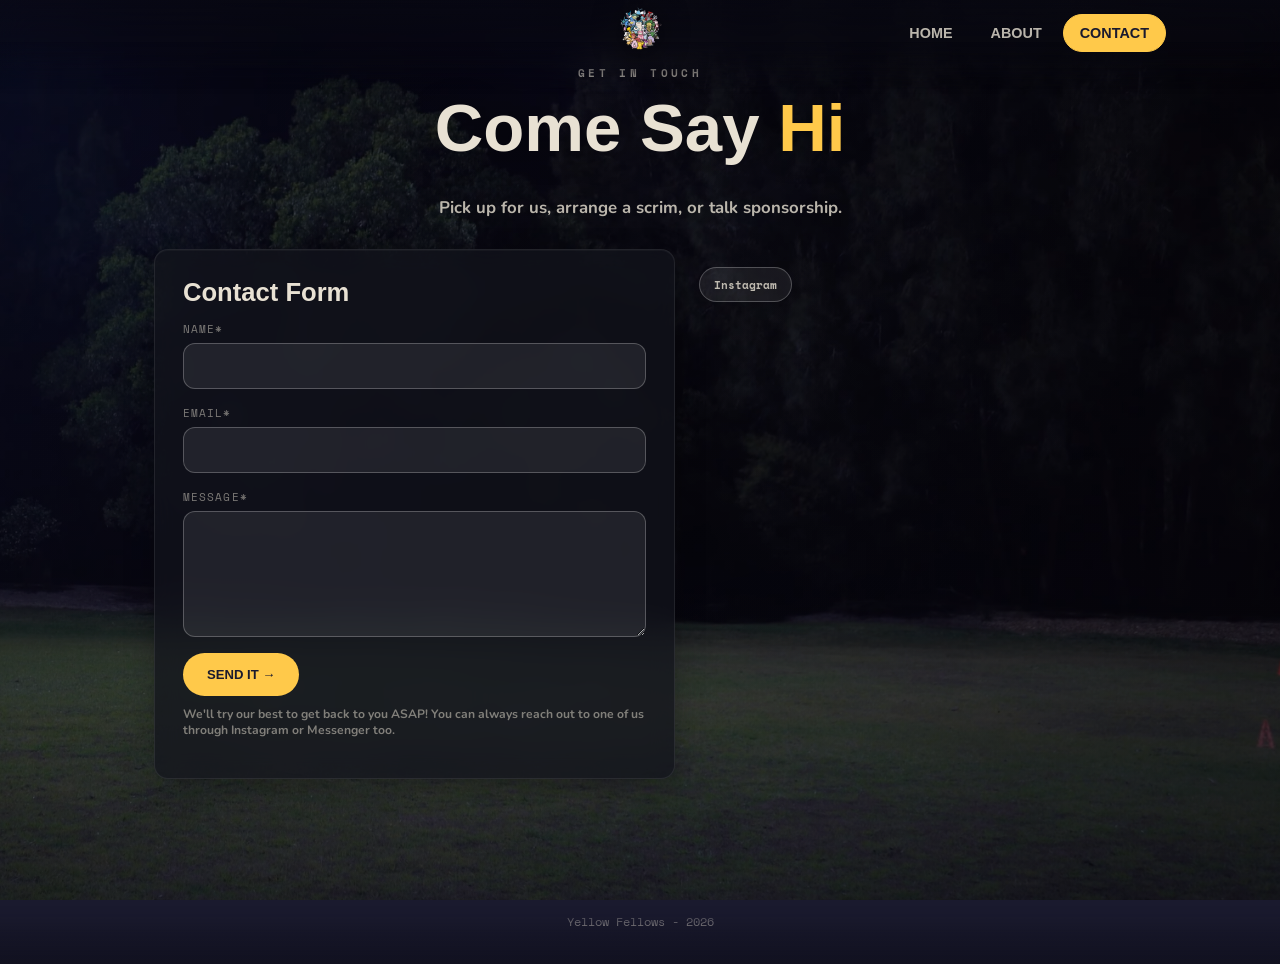
<file: contact.html>
<!DOCTYPE html>
<html lang="en">
<head>
<meta charset="UTF-8">
<meta name="viewport" content="width=device-width, initial-scale=1.0">
<title>Yellow Fellows - Contact</title>
<link rel="icon" type="image/png" href="images/logo.png">
<link rel="preconnect" href="https://fonts.googleapis.com">
<link href="https://fonts.googleapis.com/css2?family=Nunito:wght@400;700;800;900&family=Space+Mono:wght@400;700&display=swap" rel="stylesheet">
<link rel="stylesheet" href="styles.css">
</head>
<body>

<div class="site-bg" aria-hidden="true"></div>
<div class="disc-bg" aria-hidden="true"></div>

<header class="site-header">
  <div class="header-inner">
    <a href="index.html" class="brand" id="brandLogo" aria-label="Yellow Fellows — home. On mobile, tap to toggle the menu." aria-expanded="false">
      <img src="images/logo.png" alt="Yellow Fellows" class="logo-img"
        onerror="this.replaceWith(Object.assign(document.createElement('span'),{className:'logo-fallback',textContent:'🥏 YELLOW FELLOWS'}));">
    </a>
    <nav class="site-nav" id="siteNav">
      <a href="index.html">HOME</a>
      <a href="about.html">ABOUT</a>
      <a href="contact.html" class="active">CONTACT</a>
    </nav>
  </div>
</header>

<div class="wrap">
  <header class="page-hero">
    <div class="eyebrow">Get In Touch</div>
    <h1>Come Say <span class="hl">Hi</span></h1>
    <p class="sub">Pick up for us, arrange a scrim, or talk sponsorship.</p>
  </header>

  <section class="block">
    <div class="contact-grid">

      <div class="panel">
        <h2>Contact Form</h2>
        <form action="mailto:connect.mlau+yellowfellows@gmail.com" method="POST" enctype="text/plain">
          <div class="form-field">
            <label for="name">Name*</label>
            <input type="text" id="name" name="name" required>
          </div>
          <div class="form-field">
            <label for="email">Email*</label>
            <input type="email" id="email" name="email" required>
          </div>
          <div class="form-field">
            <label for="message">Message*</label>
            <textarea id="message" name="message" rows="5" required></textarea>
          </div>
          <button type="submit" class="submit-btn">SEND IT →</button>
          <p class="form-note">We'll try our best to get back to you ASAP! You can always reach out to one of us through Instagram or Messenger too.</p>
          <div id="formConfirm" class="form-confirm" hidden>
            ✅ We'll be in touch.
          </div>
        </form>
      </div>

      <!--<div class="panel">
        <h2>Find us on the field!</h2>
        <ul class="info-list">
          <li>
            <span class="icon">📅</span>
            <div>
              <p class="label">Mondays 6.30pm - 10.00pm</p>
              <p class="value empty">NSU - Ryde / Meadowbank</p>
            </div>
          </li>
          <li>
            <span class="icon">📍</span>
            <div>
              <p class="label">Wednesdays 7.00pm - 9.00pm</p>
              <p class="value empty">Hills - Eric Mobbs Reserve</p>
            </div>
          </li>
        </ul>-->

        <div class="social-row">
          <a href="https://www.instagram.com/pennopineappleyellowpen" class="social-chip" target="_blank" rel="noopener">Instagram</a>
        </div>
      </div>

    </div>
  </section>
</div>

<footer class="site-footer">Yellow Fellows - 2026</footer>

<script src="script.js" defer></script>
</body>
</html>
</file>
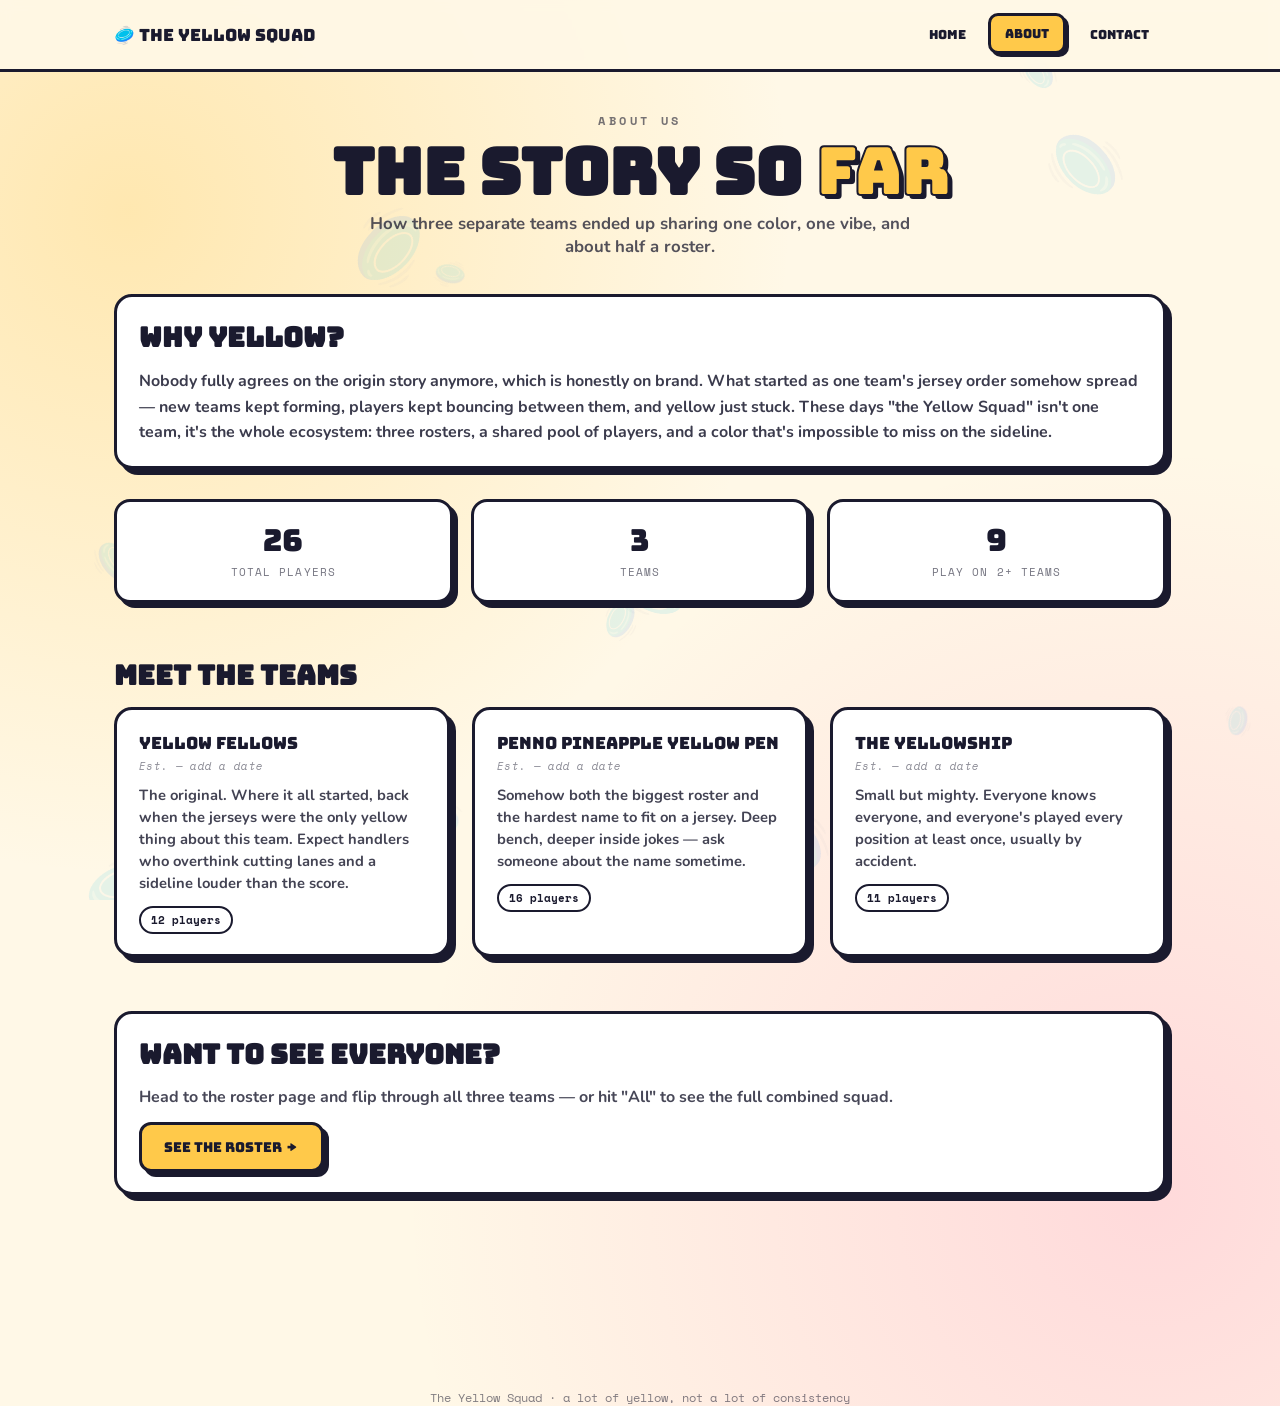
<file: legacy/about.html>
<!DOCTYPE html>
<html lang="en">
<head>
<meta charset="UTF-8">
<meta name="viewport" content="width=device-width, initial-scale=1.0">
<title>About — The Yellow Squad</title>
<link rel="preconnect" href="https://fonts.googleapis.com">
<link href="https://fonts.googleapis.com/css2?family=Bungee&family=Nunito:wght@400;700;800;900&family=Space+Mono:wght@400;700&display=swap" rel="stylesheet">
<link rel="stylesheet" href="styles.css">
</head>
<body>

<div class="disc-bg" aria-hidden="true"></div>

<header class="site-header">
  <div class="header-inner">
    <a href="index.html" class="brand">🥏 The Yellow Squad</a>
    <nav class="site-nav" id="siteNav">
      <a href="index.html">Home</a>
      <a href="about.html" class="active">About</a>
      <a href="contact.html">Contact</a>
    </nav>
    <button class="hamburger" id="hamburgerBtn" aria-label="Toggle menu" aria-expanded="false">
      <span></span><span></span><span></span>
    </button>
  </div>
</header>

<div class="wrap">
  <header class="page-hero">
    <div class="eyebrow">About Us</div>
    <h1>The Story So <span class="hl">Far</span></h1>
    <p class="sub">How three separate teams ended up sharing one color, one vibe, and about half a roster.</p>
  </header>

  <section class="block">
    <div class="panel">
      <h2>Why Yellow?</h2>
      <p style="font-weight:700; line-height:1.6; opacity:0.85; margin:0;">
        Nobody fully agrees on the origin story anymore, which is honestly on brand. What started as one team's
        jersey order somehow spread — new teams kept forming, players kept bouncing between them, and yellow
        just stuck. These days "the Yellow Squad" isn't one team, it's the whole ecosystem: three rosters,
        a shared pool of players, and a color that's impossible to miss on the sideline.
      </p>
    </div>

    <div class="stat-row">
      <div class="stat">
        <span class="num" id="statPlayers">–</span>
        <span class="label">Total Players</span>
      </div>
      <div class="stat">
        <span class="num" id="statTeams">–</span>
        <span class="label">Teams</span>
      </div>
      <div class="stat">
        <span class="num" id="statOverlap">–</span>
        <span class="label">Play On 2+ Teams</span>
      </div>
    </div>
  </section>

  <section class="block">
    <h2>Meet the Teams</h2>
    <div class="panel-grid">
      <div class="panel team-card">
        <p class="team-name">Yellow Fellows</p>
        <p class="team-card-est empty">Est. — add a date</p>
        <p class="desc">The original. Where it all started, back when the jerseys were the only yellow thing about this team. Expect handlers who overthink cutting lanes and a sideline louder than the score.</p>
        <span class="team-card-count">12 players</span>
      </div>
      <div class="panel team-card">
        <p class="team-name">Penno Pineapple Yellow Pen</p>
        <p class="team-card-est empty">Est. — add a date</p>
        <p class="desc">Somehow both the biggest roster and the hardest name to fit on a jersey. Deep bench, deeper inside jokes — ask someone about the name sometime.</p>
        <span class="team-card-count">16 players</span>
      </div>
      <div class="panel team-card">
        <p class="team-name">The Yellowship</p>
        <p class="team-card-est empty">Est. — add a date</p>
        <p class="desc">Small but mighty. Everyone knows everyone, and everyone's played every position at least once, usually by accident.</p>
        <span class="team-card-count">11 players</span>
      </div>
    </div>
  </section>

  <section class="block">
    <div class="panel">
      <h2>Want to see everyone?</h2>
      <p style="font-weight:700; opacity:0.8; margin:0 0 14px;">Head to the roster page and flip through all three teams — or hit "All" to see the full combined squad.</p>
      <a href="index.html" class="submit-btn" style="display:inline-block; text-decoration:none;">See the Roster →</a>
    </div>
  </section>
</div>

<footer class="site-footer">The Yellow Squad · a lot of yellow, not a lot of consistency</footer>

<script src="script.js" defer></script>
</body>
</html>
</file>
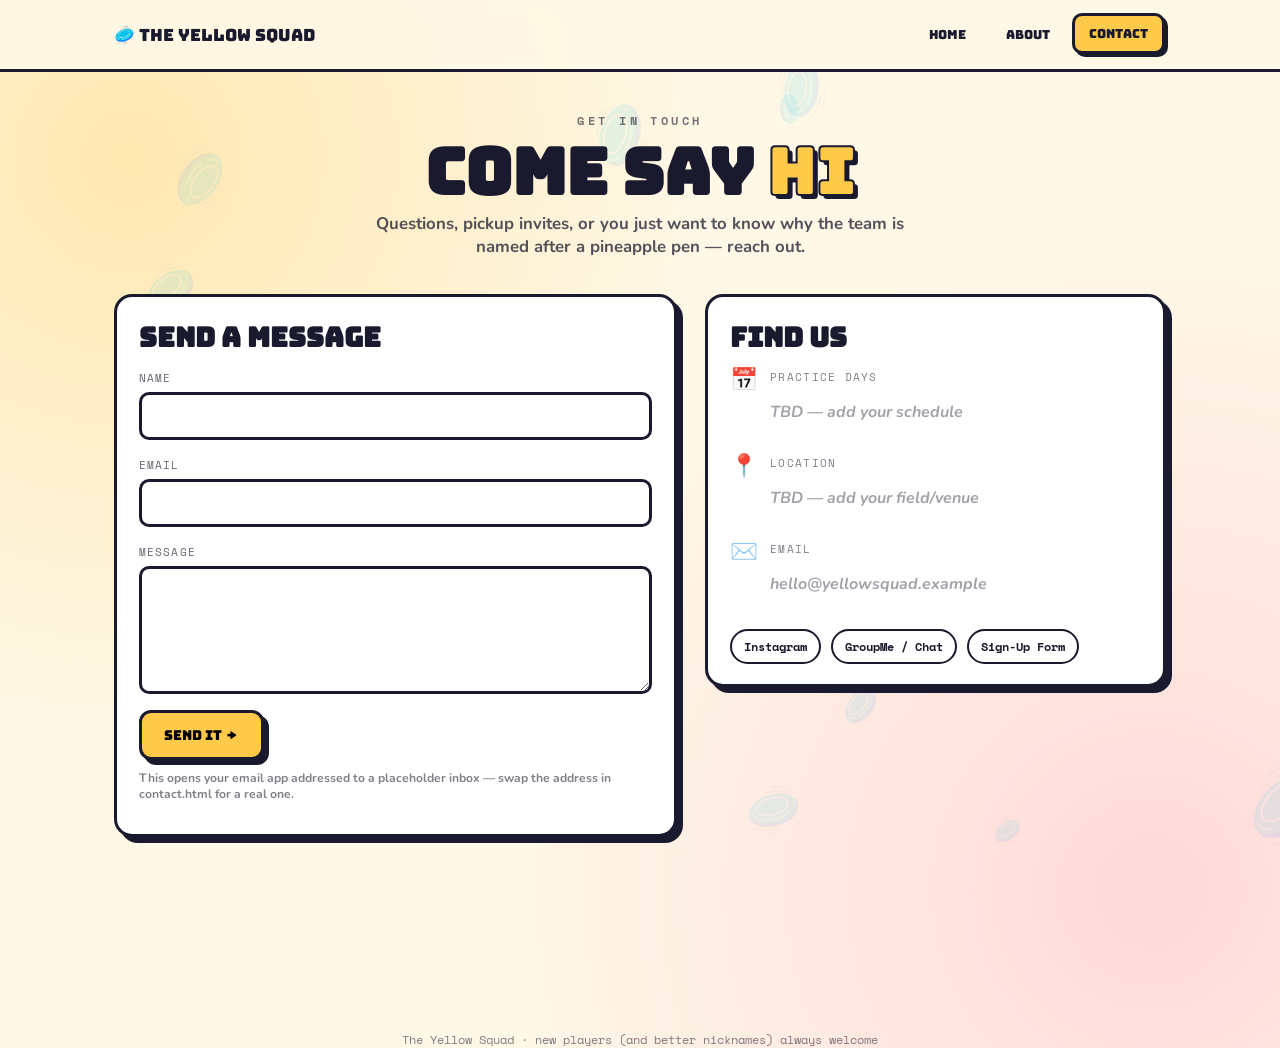
<file: legacy/contact.html>
<!DOCTYPE html>
<html lang="en">
<head>
<meta charset="UTF-8">
<meta name="viewport" content="width=device-width, initial-scale=1.0">
<title>Contact — The Yellow Squad</title>
<link rel="preconnect" href="https://fonts.googleapis.com">
<link href="https://fonts.googleapis.com/css2?family=Bungee&family=Nunito:wght@400;700;800;900&family=Space+Mono:wght@400;700&display=swap" rel="stylesheet">
<link rel="stylesheet" href="styles.css">
</head>
<body>

<div class="disc-bg" aria-hidden="true"></div>

<header class="site-header">
  <div class="header-inner">
    <a href="index.html" class="brand">🥏 The Yellow Squad</a>
    <nav class="site-nav" id="siteNav">
      <a href="index.html">Home</a>
      <a href="about.html">About</a>
      <a href="contact.html" class="active">Contact</a>
    </nav>
    <button class="hamburger" id="hamburgerBtn" aria-label="Toggle menu" aria-expanded="false">
      <span></span><span></span><span></span>
    </button>
  </div>
</header>

<div class="wrap">
  <header class="page-hero">
    <div class="eyebrow">Get In Touch</div>
    <h1>Come Say <span class="hl">Hi</span></h1>
    <p class="sub">Questions, pickup invites, or you just want to know why the team is named after a pineapple pen — reach out.</p>
  </header>

  <section class="block">
    <div class="contact-grid">

      <div class="panel">
        <h2>Send a Message</h2>
        <form action="mailto:hello@yellowsquad.example" method="POST" enctype="text/plain">
          <div class="form-field">
            <label for="name">Name</label>
            <input type="text" id="name" name="name" required>
          </div>
          <div class="form-field">
            <label for="email">Email</label>
            <input type="email" id="email" name="email" required>
          </div>
          <div class="form-field">
            <label for="message">Message</label>
            <textarea id="message" name="message" rows="5" required></textarea>
          </div>
          <button type="submit" class="submit-btn">Send it →</button>
          <p class="form-note">This opens your email app addressed to a placeholder inbox — swap the address in contact.html for a real one.</p>
        </form>
      </div>

      <div class="panel">
        <h2>Find Us</h2>
        <ul class="info-list">
          <li>
            <span class="icon">📅</span>
            <div>
              <p class="label">Practice Days</p>
              <p class="value empty">TBD — add your schedule</p>
            </div>
          </li>
          <li>
            <span class="icon">📍</span>
            <div>
              <p class="label">Location</p>
              <p class="value empty">TBD — add your field/venue</p>
            </div>
          </li>
          <li>
            <span class="icon">✉️</span>
            <div>
              <p class="label">Email</p>
              <p class="value empty">hello@yellowsquad.example</p>
            </div>
          </li>
        </ul>

        <div class="social-row">
          <a href="#" class="social-chip">Instagram</a>
          <a href="#" class="social-chip">GroupMe / Chat</a>
          <a href="#" class="social-chip">Sign-Up Form</a>
        </div>
      </div>

    </div>
  </section>
</div>

<footer class="site-footer">The Yellow Squad · new players (and better nicknames) always welcome</footer>

<script src="script.js" defer></script>
</body>
</html>
</file>
<file: styles.css>
/* =========================================================
   THE YELLOW SQUAD — shared stylesheet
   Used by: index.html, about.html, contact.html

   v2 -- "field-glass" redesign: field.png runs the full site,
   chrome (header/footer) blurs and feathers into the photo,
   cards go translucent, and player cutouts throw a yellow
   comet trail -- the same arc a disc leaves the hand.
   ========================================================= */

:root{
  /* ---- Fonts, by role ---- */
  --font-body:    'Nunito', sans-serif;         /* running text, form fields */
  --font-heading: 'Segoe UI', sans-serif;        /* h1/h2, names, buttons */
  --font-mono:    'Space Mono', monospace;       /* labels, eyebrows, stats */
  --font-tab:     'Arial Black', sans-serif;     /* team tab buttons */
  --font-quote:   'Times New Roman', monospace;  /* player nickname/quote */

  /* ---- Brand + team colors ---- */
  --ink: #1A1A2E;        /* dark base -- page bg, text-on-light */
  --sun: #FFC94A;        /* primary accent yellow -- Yellow Fellows */
  --pineapple: #f9ff4b;  /* Penno Pineapple Yellow Pen team chip */
  --sherbet: #ffbf1f;    /* The Yellowship team chip */
  --pop: #FF4FA3;        /* focus rings / interactive highlight */
  --cream: #e8e1d3;      /* base tone for light text on dark photo */

  /* ---- Text colors ---- */
  --text: var(--cream);                    /* primary text on dark/photo bg */
  --text-body: #25231f;                    /* body text on light cards (info-card) */
  --text-dim: rgba(255,248,231,0.72);      /* secondary text on dark bg */
  --text-faint: rgba(255,248,231,0.45);    /* tertiary/placeholder text on dark bg */
  --stat-text: rgba(221,138,4,0.45);       /* player stat label/value accent */

  /* ---- Surface / glass effects ---- */
  --glass: rgba(255,255,255,0.07);
  --glass-strong: rgba(255,255,255,0.13);
  --glass-border: rgba(255,255,255,0.24);
  --glass-shadow: 0 18px 50px rgba(6,6,16,0.45);
}

*{ box-sizing:border-box; }

html{ scroll-behavior:smooth; height:100%; background:var(--ink); }

body{
  margin:0;
  background: transparent;
  font-family:var(--font-body);
  color:var(--text);
  min-height:100%;
}

a{ color:inherit; }

/* ---------- SITE-WIDE PHOTO BACKGROUND ---------- */
/* position:fixed already pins this to the viewport, so we don't also need
   background-attachment:fixed -- stacking the two can make some browsers/
   preview panes size the image against document flow instead of the
   viewport, which is what left a plain white gap under short pages. */
.site-bg{
  position:fixed; inset:0; z-index:-3;
  background: url('images/field.png') center 35% / cover no-repeat;
}
.site-bg::before{
  content:"";
  position:absolute; inset:0;
  background:
    linear-gradient(180deg, rgba(8,8,18,0.62) 0%, rgba(8,8,18,0.30) 16%, rgba(8,8,18,0.38) 60%, rgba(8,8,18,0.68) 100%);
}
.site-bg::after{
  content:"";
  position:absolute; inset:0;
  background: radial-gradient(circle at 50% 30%, rgba(0,0,0,0) 0%, rgba(0,0,0,0.28) 100%);
}

.disc-bg{ position:fixed; inset:0; pointer-events:none; overflow:hidden; z-index:-2; }
.disc-bg span{ position:absolute; font-size:2.2rem; opacity:0.07; filter:saturate(0.6); }

.wrap{ position:relative; z-index:5; max-width:1100px; margin:0 auto; padding:64px 64px 10px; min-width:360px;}

/* ---------- SITE HEADER / NAV -- fades into the photo ---------- */
.site-header{
  position:fixed; top:0; left:0; right:0; z-index:50;
  padding-bottom: 36px;
}
/* The blurred/feathered background lives on its own layer, sized to the
   header's own (short) box. Applying the mask here -- instead of on
   .site-header directly -- keeps it from clipping the mobile nav
   dropdown, which needs to extend well below that box when open. */
.site-header::before{
  content:"";
  position:absolute; inset:0;
  z-index:-1;
  background: linear-gradient(180deg, rgba(8,8,18,0.55) 0%, rgba(8,8,18,0.30) 55%, rgba(8,8,18,0) 100%);
  backdrop-filter: blur(18px);
  -webkit-backdrop-filter: blur(18px);
  -webkit-mask-image: linear-gradient(to bottom, #000 45%, transparent 100%);
  mask-image: linear-gradient(to bottom, #000 45%, transparent 100%);
}
.header-inner{
  position:relative;
  max-width:1100px; margin:0 auto; padding:14px 24px 6px;
  display:flex; align-items:center; justify-content:flex-end;
  min-height:56px;
}
.brand{
  /* Always centered at the top of the header, independent of the nav's
     width -- absolute + translate keeps it dead-center on both mobile
     and desktop rather than being squeezed by flex siblings. */
  position:absolute;
  left:50%; top:50%;
  transform:translate(-50%,-50%);
  z-index:2;

  display:flex; align-items:center; justify-content:center;
  text-decoration:none;
  padding:6px;
  border-radius:14px;
  transition: transform .2s ease, opacity .2s ease;
}
.brand:hover{ transform:translate(-50%,-50%) scale(1.04); }
.brand.active{ transform:translate(-50%,-50%) scale(0.94); }

.logo-img{
  height:44px;
  width:auto;
  display:block;
  filter: drop-shadow(0 2px 14px rgba(0,0,0,0.5));
}

.logo-fallback{
  font-family:var(--font-heading);
  font-weight:800;
  font-size:1rem;
  color:var(--text);
  text-shadow:0 2px 14px rgba(0,0,0,0.5);
  white-space:nowrap;
}

.site-nav{
  display:flex;
  align-items:center;
  gap:4px;
}

.site-nav a{
  font-family:var(--font-heading);
  font-weight:800;
  font-size:0.9rem;
  text-decoration:none;
  color:var(--text-dim);
  padding:10px 16px;
  border:1px solid transparent;
  border-radius:999px;
  transition:
    color .2s ease,
    background .2s ease,
    border-color .2s ease,
    transform .2s ease;
}

.site-nav a:hover{
  color:var(--text);
  background:var(--glass);
  border-color:var(--glass-border);
}

.site-nav a.active{
  color:var(--ink);
  background:var(--sun);
  border-color:var(--sun);
}

@media (max-width:760px){

  .logo-img{
    height:60px;
  }

  .header-inner{
    min-height:76px;
    padding-top:100px;
  }

  .site-nav{
    display:flex;
    flex-direction:column;
    align-items:center;
    justify-content:center;
    gap:20px;

    position:fixed;
    inset:0;

    z-index:40;

    background:rgba(8,8,18,0.6);
    backdrop-filter:blur(28px) saturate(140%);
    -webkit-backdrop-filter:blur(28px) saturate(140%);

    opacity:0;
    visibility:hidden;
    pointer-events:none;

    transition:
      opacity .3s ease,
      visibility 0s linear .3s;
  }

  .site-nav.open{
    opacity:1;
    visibility:visible;
    pointer-events:auto;
    transition:
      opacity .3s ease,
      visibility 0s linear 0s;
  }

  .site-nav a{
    text-align:center;
    font-size:1.5rem;
    padding:12px 30px;

    opacity:0;
    transform:translateY(14px) scale(.94);
  }

  .site-nav.open a{
    animation:navLinkIn .42s cubic-bezier(.2,.8,.3,1) forwards;
  }

  .site-nav.open a:nth-child(1){ animation-delay:.08s; }
  .site-nav.open a:nth-child(2){ animation-delay:.16s; }
  .site-nav.open a:nth-child(3){ animation-delay:.24s; }
}

@keyframes navLinkIn{
  to{
    opacity:1;
    transform:translateY(0) scale(1);
  }
}

@media (max-width:600px){
  .logo-img{
    height:56px;
  }

  .header-inner{
    min-height:72px;
  }
}

/* ---------- PAGE HERO ---------- */
header.page-hero{
    position:relative;
    z-index:2;

    text-align:center;

    padding:0px 0 30px;

    margin-bottom:-20px;
}

.eyebrow{
  font-family:var(--font-mono); text-transform:uppercase; letter-spacing:0.3em;
  font-size:0.7rem; font-weight:700; color:var(--text-dim);
}

h1{
  font-family:var(--font-heading); font-size:clamp(2.2rem, 6vw, 4.2rem);
  line-height:1.05; margin:12px 0 32px; color:var(--text);
  text-shadow: 0 4px 30px rgba(0,0,0,0.45);
}
h1 .hl{
  color:var(--sun);
}

.sub{ font-size:1.05rem; font-weight:700; max-width:560px; margin:0 auto; color:var(--text-dim); }

h2{
  font-family:var(--font-heading); font-size:clamp(1.25rem, 3.5vw, 1.6rem);
  margin: 0 0 14px; color:var(--text);
}

/* ---------- GENERIC GLASS CARD ---------- */
.panel{
  background: rgba(18,20,28,0.72);
  backdrop-filter: blur(12px);
  -webkit-backdrop-filter: blur(12px);

  border: 1px solid rgba(255,255,255,0.08);
  border-radius: 14px;

  padding: 28px;

  box-shadow:
    0 10px 30px rgba(0,0,0,.28),
    inset 0 1px 0 rgba(255,255,255,.03);

  transition:
    transform .22s ease,
    box-shadow .22s ease,
    border-color .22s ease;
}
.panel:hover{ transform: translateY(-4px); box-shadow: 0 26px 60px rgba(6,6,16,0.55); background:rgba(255,255,255,0.16); }

section.block{ margin: 54px 0; }
section.block:first-of-type{ margin-top: 20px; }

/* ---------- TABS (roster page) ---------- */
.tabs{
  display: flex;
  flex-wrap: wrap;
  justify-content: center;
  align-items: stretch;
  gap: 12px;

  margin: 10px 0;
  padding: 16px 0;
}

.tabs::-webkit-scrollbar{
  display: none;              /* Chrome, Safari, Edge */
}

.tab-btn{
  flex: 0 0 auto;
  font-family:var(--font-tab); font-size:0.66rem; padding:11px 16px;
  background:var(--glass); border:1px solid var(--glass-border); border-radius:999px; cursor:pointer;
  color:var(--text-dim);
  backdrop-filter: blur(14px);
  transition: transform .18s ease, box-shadow .18s ease, background .18s ease, color .18s ease;
  white-space:nowrap;
}
.tab-btn:hover{ transform: translateY(-2px); color:var(--text); background:rgba(255,255,255,0.13); }
.tab-btn:focus-visible{ outline: 2px solid var(--pop); outline-offset: 3px; }
.tab-btn.active{
  color:var(--ink); transform: translateY(-2px);
  border-color: transparent;
  box-shadow: 0 10px 26px rgba(255,201,74,0.4);
}
.tab-btn .count{ font-family:var(--font-mono); font-size:0.55rem; opacity:0.7; display:block; margin-top:3px; }

.team-meta{ text-align:center; margin-bottom:80px; }
.team-est{
  font-family:var(--font-mono); font-size:0.68rem; font-weight:700;
  text-transform:uppercase; letter-spacing:0.18em; color:var(--text-faint); margin:0 0 6px;
}
.team-est.empty{ font-style:italic; letter-spacing:0.05em; text-transform:none; }
.team-desc{
  font-weight:700; font-size:1rem; line-height:1.55; max-width:620px;
  margin:0 auto; color:var(--text-dim);
}

/* ---------- STAGE -- floats directly on the field, no boxed background ---------- */
.stage-wrap{
    position: relative;

    display: flex;
    justify-content: center;
    align-items: center;
    gap: 64px;

    min-height: 480px;

    overflow: visible;
    border: 2px solid rgba(0, 0, 0, 0.6);
    box-shadow:
      0 30px 80px rgba(0,0,0,0.65),
      0 0 120px rgba(0,0,0,0.45),
      inset 0 0 80px rgba(0,0,0,0.35);
}

/* Wraps just the video/scrim/player-figure (+ the thumb perimeter --
   see .thumb-row below) so this box, not the whole .stage-wrap, is what
   the thumbs scatter around and what the mobile frame/border hugs.
   On desktop it simply fills .stage-wrap exactly like .stage-video used
   to on its own, so nothing here changes the desktop look. */
.stage-photo{
  position: absolute;
  inset: 0;
}

/* Clips the video's square corners to match the mobile frame's
   border-radius. Overflow stays hidden only here -- .stage-photo itself
   stays overflow:visible so thumbs that straddle the frame's edge
   (see FRAME_INSET in script.js) never get cropped. */
.stage-photo-inner{
  position: absolute;
  inset: 0;
}

.stage-video{
    position: absolute;
    inset: 0;

    width: 100%;
    height: 100%;

    object-fit: cover;
    filter: brightness(0.6);

    z-index: 0;
}

.player-figure{
  position: absolute;
  left: 64px;
  bottom: 0px;
  flex: 1;

  display: flex;
  align-items: center;
  justify-content: center;

  min-height: 500px;

  transition: opacity .45s ease;
}

.player-figure img{

  width: auto;
  height: 500px;

  object-fit: contain;

  transform: translateX(-60px);

  animation: toonShadowIn .8s cubic-bezier(.2,.8,.3,1) both;
}

@keyframes toonShadowIn{
  0%{
    filter:
      drop-shadow(0 0 0 rgba(255,201,74,0))
      drop-shadow(0 0 0 rgba(255,201,74,0));
  }

  100%{
    filter:
      drop-shadow(-32px 0px 0 rgba(255,201,74,0.5))
      drop-shadow(-64px 0px 0 rgba(255,201,74,0.3));
  }
}

.ghost{ width:80%; height:80%; }
.ghost svg{ width:100%; height:100%;
  filter: drop-shadow(0 14px 22px rgba(0,0,0,0.35));
}
.ghost .ghost-initials{ font-family:var(--font-heading); fill: rgba(255,255,255,0.9); font-size:26px; }
.ghost path, .ghost circle{ stroke: rgba(255,255,255,0.8); }

.info-card{
    position: absolute;
    right:-24px;
    width: 360px;
    padding: 20px 22px 18px;

    background:
      radial-gradient(rgba(26,26,46,0.055) 1px, transparent 1.4px) 0 0/15px 15px,
      #fffaf1;
    border: 2px solid var(--sun);

    transform: skew(-12deg) translateX(-130px);

    flex: 0 0 360px;   /* Prevent flexbox from shrinking it */

    box-shadow:
        6px 6px 0 var(--sun),
        12px 12px 0 rgba(0,0,0,0.6),
        inset 0 1px 0 rgba(255,255,255,0.8);

    color: #000; /* or #111 if you want softer black text */
}
.info-card::before{
    content:"";
    position:absolute;
    top:0; left:0; right:0;
    height:5px;
    background: linear-gradient(90deg, var(--sun) 0%, var(--pop) 130%);
    opacity:0.9;
}
.info-card > *{
    transform: skew(12deg);
}
.info-card.fade{ opacity:0; transform: translateY(6px); }

.badge-row{
    display: flex;
    gap: 5px;
    flex-wrap: wrap;
    justify-content: flex-end;
    margin: 0 0 10px;
}

/* Optional "trophy" ribbon -- only shown when a player has one (see
   PLAYER_INFO.trophy in script.js). Deliberately sits straddling the
   card's own top border rather than inside the padding, like a patch
   stitched onto the corner. Hidden by default via display:none rather
   than the `hidden` attribute -- see renderStage()'s toggle. */
.trophy-tag{
    display: none;
    align-items: center;
    gap: 6px;

    position: absolute;
    top: -14px;
    left: 22px;
    z-index: 3;
    max-width: calc(100% - 54px);

    padding: 5px 12px;
    background: linear-gradient(135deg, #ffd66b, #ff9f1c);
    border: 1.5px dashed rgba(26,26,46,0.55);
    border-radius: 3px;
    box-shadow: 2px 3px 0 rgba(0,0,0,0.35);

    color: var(--ink);
    font-family: var(--font-mono);
    font-size: 0.58rem;
    font-weight: 800;
    line-height: 1.3;
    text-transform: uppercase;
    letter-spacing: 0.05em;

    transform: skew(12deg) rotate(-3deg);
}
.trophy-tag .trophy-icon{
    flex: 0 0 auto;
    font-size: 0.86rem;
    line-height: 1;
}
.trophy-tag .trophy-text{
    overflow-wrap: anywhere;
}

.team-chip{
  font-family:var(--font-mono); font-size:0.6rem; font-weight:700;
  padding:3px 8px; border-radius:999px; border:1px solid rgba(26,26,46,0.25); line-height:1.6;
  color:var(--ink);
}
.chip-YF{ background: var(--sun); }
.chip-PPYP{ background: var(--pineapple); }
.chip-YS{ background: var(--sherbet); }

.stage-name{ font-family:var(--font-heading); font-size:clamp(1.1rem, 2.4vw, 1.4rem); font-weight:700; margin:0 32px 6px; text-align:center; letter-spacing:0.01em; }

.nickname{
  display:block; width:fit-content; margin:0 auto 14px;
  font-family:var(--font-quote); font-style:italic; font-size:1.05rem; font-weight:700;
  color:#8a5c00;
  padding:0 4px 7px;
  border-bottom:1px dashed rgba(138,92,0,0.32);
}
.nickname.empty{ font-style:italic; border-style:dotted; opacity:0.7; color:var(--text-body); }

.funfact{ font-size:0.84rem; font-weight:700; line-height:1.45; color:var(--text-body); text-align:center; margin:0 0 12px; }
.funfact.empty{ font-style:italic; font-weight:600; opacity:0.6; }

.player-stat-row{
  display:grid;
  grid-template-columns:1fr 1fr;
  gap:6px 12px;
  border-top:1px solid rgba(26,26,46,0.12);
  padding-top:10px;
}

.player-stat-row.single{
  grid-template-columns:1fr;
  border-top:none;
  padding-top:0;
}

.player-stat{
  display:flex;
  justify-content:flex-start;
  align-items:baseline;
  gap:6px;
}

.player-stat-row.single .player-stat{
  background: rgba(255,201,74,0.16);
  border:1px solid rgba(255,201,74,0.4);
  border-radius:10px;
  padding:8px 12px;
  justify-content:center;
}

.player-stat-row.single .p-label::before{ content:"🥏  "; }

.player-stat-row.single .p-label,
.player-stat-row.single .p-value{ color:#8a5c00; }
.player-stat-row.single .p-value.empty{ color:var(--text-faint); }

.player-stat .p-label{
  margin:0;
  font-family:var(--font-mono);
  font-size:0.58rem;
  text-transform:uppercase;
  letter-spacing:0.12em;
  color:var(--stat-text);
  line-height:1;
}

.player-stat .p-value{
  margin:0;
  font-weight:800;
  font-size:0.86rem;
  color:var(--stat-text);
  line-height:1;
}

.player-stat .p-value.empty{
  font-style:italic;
  font-weight:700;
  color:var(--text-faint);
}

.stage-arrow{
  position: absolute;
  top: 25%;
  transform: translateY(-50%);
  z-index: 3;

  width: 56px;
  height: 56px;
  border: none;
  border-radius: 50%;

  background: transparent;
  color: rgba(0, 0, 0, 0.85);

  display: flex;
  align-items: center;
  justify-content: center;

  cursor: pointer;
  user-select: none;

  font-family: system-ui, sans-serif;
  font-size: 4rem;
  font-weight: 300;
  line-height: 1;

  transition:
    transform .2s ease,
    color .2s ease,
    opacity .2s ease;

  opacity: .7;
}

.stage-arrow:hover{
  transform: translateY(-50%) scale(1.12);
  color: #000000;
  opacity: 1;
}

.stage-arrow:focus-visible{
  outline: none;
}
.arrow-left{ left: 3%; }
.arrow-right{ right: 3%; }

/* ---------- THUMBNAIL ROW ---------- */

/* Purely a positioning context -- not itself positioned, so it doesn't
   introduce a new containing block. .thumb children are position:absolute
   and sit directly on top of .stage-photo (their nearest positioned
   ancestor -- see index.html, where .thumb-row lives inside .stage-photo
   rather than .stage-wrap), so their left/top percentages are always
   relative to the photo/video box, never the info-card or the rest of
   the stage. */
.thumb-row{
  margin: 0;
}

.thumb{
  position: absolute;

  width:66px;
  height:66px;

  display:flex;
  align-items:center;
  justify-content:center;

  cursor:pointer;
  pointer-events: auto;

  /* left/top mark the point on the frame; this centers the thumb on
     that point instead of anchoring its top-left corner there */
  transform: translate(-50%, -50%);

  /* every property that differs between the dim/active/selected state
     is listed here so updateThumbStates()'s class toggles always fade
     rather than snapping */
  transition:
    transform 0.4s cubic-bezier(.2,.8,.3,1),
    opacity 0.4s ease;

  /* default "dim" state */
  opacity: 0.35;
}

.thumb:hover{ transform: translate(-50%, -50%) translateY(-3px) scale(1.05); opacity:0.85; }

.thumb img{
  width: 100%;
  height: 100%;
  object-fit: contain; /* hug the cutout's real shape, not a cropped circle */
  filter: grayscale(0.6) brightness(0.8) drop-shadow(0 2px 5px rgba(0,0,0,0.4));
  transition: filter 0.4s ease;
}

/* highlighted state -- fades in/out via the transition above whenever
   .active is toggled (team switch) or on first paint (entrance). The
   white outline + yellow glow are traced straight onto the cutout's
   alpha shape with stacked drop-shadows, rather than sitting behind it
   in a circular chip. */
.thumb.active{
  opacity: 1;
  transform: translate(-50%, -50%) translateY(-5px) scale(1.12);
}
.thumb.active img{
  filter:
    drop-shadow(0 2px 5px rgba(0,0,0,0.4))
    drop-shadow(0 0 9px rgba(255,201,74,0.265));
}

/* selected state -- the player currently shown on stage. Sits visually
   "above" the plain active state: bigger lift, a heavier ring, and a
   slow breathing glow so it reads at a glance even among a full team of
   highlighted teammates. Declared after .active so it wins when a thumb
   is both on-team and the current selection (the common case). */
.thumb.selected{
  transform: translate(-50%, -50%) translateY(-9px) scale(1.32);
  z-index: 2;
}
.thumb.selected img{
  animation: thumbGlow 2.6s ease-in-out infinite;
}


@keyframes thumbGlow{
  0%, 100%{
    filter:
      drop-shadow(0 0 2px #fff)
      drop-shadow(0 0 2px #fff)
      drop-shadow(0 0 2px #fff)
      drop-shadow(0 2px 5px rgba(0,0,0,0.4))
      drop-shadow(0 0 14px rgba(255,201,74,0.85));
  }
  50%{
    filter:
      drop-shadow(0 0 2.5px #fff)
      drop-shadow(0 0 2.5px #fff)
      drop-shadow(0 0 2.5px #fff)
      drop-shadow(0 2px 5px rgba(0,0,0,0.4))
      drop-shadow(0 0 24px rgba(255,201,74,1));
  }
}

/* fallback chip -- only used when a player has no thumbs/<slug>.png yet.
   There's no image to trace an outline onto, so it keeps a small circular
   badge instead; box-shadow stands in for the drop-shadow ring so the
   same dim/active/selected language still reads. */
.thumb-fallback{
  border-radius:50%;
  background: var(--tbg, var(--sun));
  color: var(--ink);
  font-family:var(--font-mono);
  font-size:0.6rem;
  font-weight:700;
  box-shadow: 0 6px 16px rgba(6,6,16,0.35);
  transition: box-shadow 0.4s ease;
}
.thumb-fallback.active{
  box-shadow: 0 0 0 2px #fff, 0 8px 22px rgba(255,201,74,0.5);
}
.thumb-fallback.selected{
  box-shadow: 0 0 0 3px #fff, 0 14px 30px rgba(255,201,74,0.55), 0 0 18px rgba(255,201,74,0.35);
  animation: thumbFallbackGlow 2.6s ease-in-out infinite;
}
@keyframes thumbFallbackGlow{
  0%, 100%{ box-shadow: 0 0 0 3px #fff, 0 14px 30px rgba(255,201,74,0.55), 0 0 18px rgba(255,201,74,0.35); }
  50%{ box-shadow: 0 0 0 3px #fff, 0 16px 36px rgba(255,201,74,0.8), 0 0 34px rgba(255,201,74,0.65); }
}

/* ---------- CONTACT PAGE ---------- */
.contact-grid{
  display:grid; grid-template-columns: 1.1fr 0.9fr; gap:24px; align-items:start;
}
@media (max-width:760px){ .contact-grid{ grid-template-columns:1fr; } }

.info-list{ list-style:none; padding:0; margin:0; display:flex; flex-direction:column; gap:16px; }
.info-list li{ display:flex; gap:12px; align-items:flex-start; }
.info-list .icon{ font-size:1.4rem; line-height:1; filter: drop-shadow(0 2px 6px rgba(0,0,0,0.4)); }
.info-list .label{
  font-family:var(--font-mono); font-size:0.64rem; text-transform:uppercase;
  letter-spacing:0.12em; color:var(--text-faint); margin:0 0 3px;
}
.info-list .value{ font-weight:800; color:var(--text); }
.info-list .value.empty{ font-style:italic; font-weight:700; color:var(--text-faint); }

.social-row{ display:flex; gap:10px; flex-wrap:wrap; margin-top:18px; }
.social-chip{
  font-family:var(--font-mono); font-size:0.7rem; font-weight:700;
  padding:8px 14px; border:1px solid var(--glass-border); border-radius:20px; text-decoration:none;
  background:var(--glass); color:var(--text-dim);
  transition: transform .18s ease, background .18s ease, color .18s ease;
}
.social-chip:hover{ background:var(--sun); color:var(--ink); transform: translateY(-2px); }

.form-field{ margin-bottom:16px; display:flex; flex-direction:column; gap:6px; }
.form-field label{ font-family:var(--font-mono); font-size:0.68rem; text-transform:uppercase; letter-spacing:0.1em; color:var(--text-faint); }
.form-field input, .form-field textarea{
  font-family:var(--font-body); font-size:0.95rem; font-weight:700;
  padding:12px 14px; border:1px solid var(--glass-border); border-radius:12px;
  background:rgba(255,255,255,0.08); color:var(--text); resize:vertical;
}
.form-field input::placeholder, .form-field textarea::placeholder{ color:var(--text-faint); }
.form-field input:focus, .form-field textarea:focus{ outline:2px solid var(--pop); outline-offset:1px; background:rgba(255,255,255,0.13); }

.submit-btn{
  font-family:var(--font-heading); font-weight:800; font-size:0.82rem; padding:14px 24px;
  background:var(--sun); color:var(--ink); border:none; border-radius:999px; cursor:pointer;
  transition: transform .18s ease, box-shadow .18s ease;
}
.submit-btn:hover{ transform: translateY(-2px); }
.submit-btn:focus-visible{ outline:2px solid var(--pop); outline-offset:2px; }

.form-note{ font-size:0.76rem; color:var(--text-faint); margin-top:10px; font-weight:700; }

/* ---------- FOOTER -- feathers into the photo, no hard edge ---------- */
footer.site-footer{
  position:relative; z-index:1;
  text-align:center; margin-top:60px; padding-top:10px; padding-bottom:34px;
  font-family:var(--font-mono); font-size:0.74rem; color:var(--text-faint);
  background: linear-gradient(0deg, rgba(8,8,18,0.5) 0%, rgba(8,8,18,0.22) 55%, rgba(8,8,18,0) 100%);
  -webkit-mask-image: linear-gradient(to top, #000 55%, transparent 100%);
  mask-image: linear-gradient(to top, #000 55%, transparent 100%);
}

/* ---------- MOBILE / STAGE RESPONSIVE ---------- */
/*
  Mobile trades the desktop "floating comic panel" for a plain stacked
  card: a fixed-height photo zone up top (video + cutout + nav arrows +
  the thumb perimeter), then the info card in normal document flow below
  it. --photo-h is the single source of truth for the photo zone's
  height -- the video, the cutout, and the arrows' vertical centering
  all reference it, so they can't drift out of sync with each other.

  The photo zone's frame (border/radius/shadow) lives on .stage-photo,
  not .stage-wrap, so it hugs just the video+thumbs box instead of
  stretching around the info-card stacked underneath. .stage-photo
  itself stays overflow:visible so the thumbs scattered around its edge
  (see FRAME_INSET in script.js) aren't clipped -- only the inner
  .stage-photo-inner (holding the video/scrim/cutout) clips, to round
  off the video's square corners.
*/
@media (max-width:900px){
  .wrap{ padding-top:118px; }

  .stage-wrap{
    --photo-h: min(56vh, 440px);

    display: block;
    min-height: 0;
    padding: 0;

    border: none;
    box-shadow: none;
  }

  .stage-photo{
    position: relative;
    height: var(--photo-h);

    border-radius: 22px;
    border: 1px solid rgba(255,255,255,0.14);
    box-shadow: 0 22px 55px rgba(0,0,0,0.55);
  }

  .stage-photo-inner{
    border-radius: 22px;
    overflow: hidden;
  }

  .stage-scrim{
    position: absolute;
    top: 0; left: 0; right: 0;
    height: var(--photo-h);
    background: linear-gradient(180deg, rgba(8,8,18,0) 62%, rgba(8,8,18,0.55) 100%);
    pointer-events: none;
  }

  .player-figure{
    position: relative;
    left: auto;
    width: 100%;
    height: var(--photo-h);
    min-height: 0;
  }

  .player-figure img{
    transform: none;
    height: 84%;
    max-height: 100%;
    object-fit: contain;
  }

  .ghost{ width:56%; height:70%; }

  /* Arrows are still positioned relative to .info-card (their DOM
     parent), but pulled up with a negative offset so they land over
     the photo instead of over the card -- the card's own top margin
     (18px, see .info-card below) plus half the photo height. */
  .stage-arrow{top: 20%;}
  .stage-arrow:hover{ transform: translateY(-10%) scale(1.28);}
  .arrow-left{ left: 12px; }
  .arrow-right{ right: 12px; }

  /* Plain card in normal flow -- the skew reads great as a floating
     accent on desktop, but fights readability at phone widths, so it's
     dropped here in favour of a straightforward sticker-style card.
     Stays position:relative (not static) so the arrows and the trophy
     tag still anchor to the card itself rather than the whole stage. */
  .info-card{
    position: relative;
    width: 98%;
    max-width: none;
    margin: 18px -16px 0;

    transform: none;

    box-shadow:
      4px 4px 0 var(--sun),
      8px 8px 0 rgba(0,0,0,0.55),
      inset 0 1px 0 rgba(255,255,255,0.8);
  }
  .info-card > *{ transform: none; }
  .trophy-tag{ transform: rotate(-3deg); }
  .info-card.fade{
    opacity: 0;
    transform: translateY(8px);
  }

  .thumb{ width:62px; height:62px; }

  .team-meta{ margin-bottom:44px; }
  .tabs{ gap:10px; }
}

@media (max-width:600px){
  .wrap{ padding-top:118px; }
  .stage-wrap{ --photo-h: min(48vh, 360px); }
  .player-stat-row{ grid-template-columns:1fr; }
  .thumb{ width:48px; height:48px; }
  .arrow-left{ left: -6px; }
  .arrow-right{ right: -6px; }
}

@media (max-width:420px){
  .panel{ padding:20px 18px 18px; }
  .info-card{ padding:16px 16px 14px; }
  h1{ margin-top:8px; }
}

@media (prefers-reduced-motion: reduce){ *{ transition:none !important; animation:none !important; } }


/* ---------- TIMELINE (about.html only) ---------- */

.timeline-header{
  text-align:center;
  margin:0 0 32px;
}

.timeline-header p{
  margin:0;

  font-family:var(--font-body);
  font-size:.85rem;
  font-weight:800;

  text-transform:uppercase;
  letter-spacing:.2em;

  color:var(--sun);
}

.timeline{
  position: relative;
  max-width: 760px;
  margin: 0 auto;
  padding: 20px 0;
}
.timeline::before{
  content:"";
  position:absolute;
  top:0; bottom:0; left:50%;
  width:2px;
  background: linear-gradient(180deg, transparent, var(--glass-border) 8%, var(--glass-border) 92%, transparent);
  transform: translateX(-50%);
}

.timeline-entry{
  position: relative;
  display: grid;
  grid-template-columns: 1fr 1fr;
  gap: 32px;
  align-items: center;
  margin-bottom: 48px;
}
.timeline-entry.in-view{
  animation: awRise .6s ease both;
}
.timeline-entry:nth-child(odd) .timeline-photo{ grid-column: 1; order: 1; }
.timeline-entry:nth-child(odd) .timeline-card{ grid-column: 2; order: 2; }
.timeline-entry:nth-child(even) .timeline-photo{ grid-column: 2; order: 2; }
.timeline-entry:nth-child(even) .timeline-card{ grid-column: 1; order: 1; text-align: right; }

.timeline-dot{
  position:absolute; top:50%; left:50%;
  width:14px; height:14px; border-radius:50%;
  background: var(--sun);
  box-shadow: 0 0 0 4px rgba(255,201,74,0.25), 0 0 18px rgba(255,201,74,0.6);
  transform: translate(-50%,-50%);
  z-index: 2;
}

.timeline-photo{
  border-radius:18px;
  overflow:hidden;
  border:1px solid var(--glass-border);
  box-shadow:var(--glass-shadow);
  min-height:160px;
  background:var(--glass-strong);

  display:flex;
  align-items:center;
  justify-content:center;

  backdrop-filter:blur(20px) saturate(140%);
  -webkit-backdrop-filter:blur(20px) saturate(140%);

  transition:
    transform .25s ease,
    box-shadow .25s ease,
    background .25s ease;
}

.timeline-photo:hover{
  transform:translateY(-4px);
  box-shadow:0 26px 60px rgba(6,6,16,0.55);
  background:rgba(255,255,255,0.16);
}

.timeline-photo img{
  width:100%;
  height:100%;
  object-fit:cover;
  display:block;
  transition:transform .35s ease;
}

.timeline-photo:hover img{
  transform:scale(1.04);
}

.timeline-photo img{ width:100%; height:100%; object-fit:cover; display:block; }
.timeline-photo.photo-fallback{ display:none; } /* no image -> card takes both columns below */
.timeline-photo.photo-fallback + .timeline-card{ grid-column: 1 / -1; text-align:center; }

.timeline-date{
  font-family:var(--font-mono); font-size:0.66rem; font-weight:700;
  text-transform:uppercase; letter-spacing:0.14em; color:var(--sun); margin:0 0 6px;
}
.timeline-caption{
  font-family:var(--font-heading); font-size:1.1rem; margin:0 0 8px; color:var(--text);
}
.timeline-desc{
  font-size:0.9rem; font-weight:700; line-height:1.5; color:var(--text-dim); margin:0;
}

@media (max-width:760px){
  .timeline::before{ left:20px; }
  .timeline-entry{
    grid-template-columns: 1fr;
    padding-left: 46px;
  }
  .timeline-entry:nth-child(odd) .timeline-photo,
  .timeline-entry:nth-child(even) .timeline-photo{ grid-column:1; order:1; }
  .timeline-entry:nth-child(odd) .timeline-card,
  .timeline-entry:nth-child(even) .timeline-card{ grid-column:1; order:2; text-align:left; }
  .timeline-dot{ left:20px; }
  .timeline-photo.photo-fallback + .timeline-card{ grid-column:1; }
}

/* ---------- PAST PLAYERS / EXTHUMBS (about.html only) ---------- */
.exthumbs-row-wrap{
  position:relative;
  margin:0 0 48px;
  padding-bottom:44px;
  border-bottom:1px solid rgba(255,255,255,.14);
}

.exthumbs-row{
  display:flex;
  flex-wrap:nowrap;
  gap:20px;

  /* generous top padding gives the hover tooltip + glow room to render
     without getting clipped by the scroll container's overflow box.
     The same trick is mirrored left/right below -- overflow-x:auto clips
     the tooltip horizontally too, and the first/last thumbs have no
     neighbouring content on one side for the bubble to spill into, so
     without this buffer their tooltip gets flush-cropped at the scroll
     edge. The matching negative margin keeps the visible thumb positions
     unchanged; the extra padding just reserves clipping room. */
  padding:56px 48px 16px;
  margin:-50px -48px 0;
  /* scroll-snap aligns targets against the scrollport's padding-box edge,
     which -- thanks to the padding above -- sits 48px outside where the
     first/last thumb actually starts. Without telling snap to account for
     that offset, "start" alignment for item 1 only resolves at
     scrollLeft:48px, not scrollLeft:0 -- so a swipe back to the beginning
     overshoots that (nonexistent, from the browser's perspective) rest
     point and snaps to item 2 instead, leaving item 1 stranded off in the
     padding buffer, past the left edge of what's visible. Matching
     scroll-padding here shifts the snap reference inward so scrollLeft:0
     is itself a valid, correctly-aligned snap point for item 1. */
  scroll-padding-left:48px;
  scroll-padding-right:48px;

  overflow-x:auto;
  overscroll-behavior-x:contain;
  scroll-snap-type:x proximity;
  -webkit-overflow-scrolling:touch;

  /* Feather thumbs to transparent as they scroll through the 48px
     padding buffer on either side, instead of hard-clipping the moment
     they cross the row's own edge -- same technique as the footer fade
     above. Stops are pixel-based (not %) so the fade always lines up
     with the buffer width regardless of how wide the row renders. */
  -webkit-mask-image: linear-gradient(to right,
    transparent 0, black 48px,
    black calc(100% - 48px), transparent 100%);
  mask-image: linear-gradient(to right,
    transparent 0, black 48px,
    black calc(100% - 48px), transparent 100%);
}
.exthumbs-row::-webkit-scrollbar{ display:none; }

.exthumb{
  position:relative;
  flex:0 0 auto;

  width:72px;
  height:72px;

  display:flex;
  align-items:center;
  justify-content:center;

  cursor:default;
  scroll-snap-align:start;

  opacity:0.55;
  transition: transform .3s cubic-bezier(.2,.8,.3,1), opacity .3s ease;
}

.exthumb:hover,
.exthumb:focus-visible{
  opacity:1;
  transform: translateY(-5px) scale(1.1);
  outline:none;
}

.exthumb img{
  width:100%;
  height:100%;
  object-fit:contain;
  filter: grayscale(0.6) brightness(0.8) drop-shadow(0 2px 5px rgba(0,0,0,0.4));
  transition: filter .3s ease;
}

.exthumb:hover img,
.exthumb:focus-visible img{
  filter:
    grayscale(0) brightness(1)
    drop-shadow(0 2px 5px rgba(0,0,0,0.4))
    drop-shadow(0 0 9px rgba(255,201,74,0.4));
}

/* Name tooltip -- revealed on hover/focus, sitting above the thumb like
   a little speech-bubble callout. */
.exthumb-tip{
  position:absolute;
  bottom:calc(100% + 12px);
  left:50%;
  transform:translateX(-50%) translateY(4px);
  white-space:nowrap;
  z-index:3;

  font-family:var(--font-mono);
  font-size:0.62rem;
  font-weight:700;
  letter-spacing:0.03em;

  background: rgba(18,20,28,0.94);
  color:var(--text);
  border:1px solid var(--glass-border);
  border-radius:8px;
  padding:5px 10px;

  opacity:0;
  pointer-events:none;
  transition: opacity .2s ease, transform .2s ease;
}
.exthumb-tip::after{
  content:"";
  position:absolute;
  top:100%; left:50%;
  transform:translateX(-50%);
  border:5px solid transparent;
  border-top-color:rgba(18,20,28,0.94);
}

.exthumb:hover .exthumb-tip,
.exthumb:focus-visible .exthumb-tip{
  opacity:1;
  transform:translateX(-50%) translateY(0);
}

/* fallback chip -- mirrors .thumb-fallback for players with no
   images/exthumbs/<slug>.png yet */
.exthumb-fallback{
  border-radius:50%;
  background: var(--sun);
  color: var(--ink);
  font-family:var(--font-mono);
  font-size:0.62rem;
  font-weight:700;
  box-shadow: 0 6px 16px rgba(6,6,16,0.35);
}

/* Scroll arrows -- same shape/motion language as .stage-arrow on the
   roster stage (ghost circle, thin oversized chevron, fade in on hover),
   just recoloured for this section's dark card instead of the stage's
   light photo backdrop. */
.exthumb-arrow{
  position:absolute;
  top:50%;
  transform:translateY(-50%);
  z-index:4;

  width:44px;
  height:44px;
  border:none;
  border-radius:50%;

  background:transparent;
  color:var(--text);

  display:flex;
  align-items:center;
  justify-content:center;

  cursor:pointer;
  user-select:none;

  font-family:system-ui, sans-serif;
  font-size:2.6rem;
  font-weight:300;
  line-height:1;

  transition:
    transform .2s ease,
    color .2s ease,
    opacity .2s ease;

  opacity:.55;
}

.exthumb-arrow:hover{
  transform:translateY(-50%) scale(1.12);
  color:var(--sun);
  opacity:1;
}

.exthumb-arrow:focus-visible{ outline:none; }

.exthumb-arrow[disabled]{
  opacity:0;
  pointer-events:none;
}

.exthumb-arrow-left{ left:-6px; }
.exthumb-arrow-right{ right:-6px; }

@media (max-width:600px){
  .exthumb{ width:58px; height:58px; }

  .exthumb-arrow{
    width:36px;
    height:36px;
    font-size:2.1rem;
  }
}

/* =========================================================
   ABOUT - Values Section
   ========================================================= */

.about-section{
  margin:0 0 10px;
}

.about-section .section-label{
  font-family:var(--font-body);
  font-size:.85rem;
  font-weight:800;

  text-transform:uppercase;
  letter-spacing:.2em;

  color:var(--sun);
  margin:0 0 14px;
}

.values-statement{
  font-family:var(--font-body);
  font-weight:500;
  font-size:clamp(0.9rem,2.6vw,1.15rem);
  line-height:2.28;
  margin:0 0 48px;
  padding-bottom:44px;
  border-bottom:1px solid rgba(255,255,255,.14);
}

.values-statement em{
  font-style:normal;
  font-size:.62em;
  font-weight:600;
  opacity:.75;
  vertical-align:2px;
}

.stat-band{
  display:grid;
  grid-template-columns:repeat(3,1fr);
}

.stat-item{
  padding:0 20px;
  border-left:1px solid rgba(255,255,255,.14);
}

.stat-item:first-child{
  padding-left:0;
  border-left:none;
}

.stat-num{
  display:block;
  font-family:var(--font-body);
  font-weight:900;
  font-size:clamp(2rem,5vw,2.8rem);
}

.stat-label{
  font-family:var(--font-mono);
  font-size:.66rem;
  text-transform:uppercase;
  letter-spacing:.1em;
  opacity:.7;
}

@media (max-width:560px){
  .stat-band{
    grid-template-columns:1fr;
    gap:20px;
  }

  .stat-item{
    border-left:none;
    border-top:1px solid rgba(255,255,255,.14);
    padding:20px 0 0;
  }

  .stat-item:first-child{
    border-top:none;
    padding-top:0;
  }
}
</file>
<file: legacy/styles.css>
/* =========================================================
   THE YELLOW SQUAD — shared stylesheet
   Used by: index.html, about.html, contact.html
   ========================================================= */

:root{
  --ink:#1A1A2E;
  --sun:#FFC94A;
  --pineapple:#A8D93C;
  --sherbet:#FF8C42;
  --cream:#FFF8E7;
  --pop:#FF4FA3;
  --card-bg:#FFFFFF;
  --accent: var(--sun);
}

*{ box-sizing:border-box; }

body{
  margin:0;
  background:
    radial-gradient(circle at 10% 15%, rgba(255,201,74,0.35), transparent 40%),
    radial-gradient(circle at 90% 85%, rgba(255,79,163,0.18), transparent 45%),
    var(--cream);
  font-family:'Nunito', sans-serif;
  color:var(--ink);
  min-height:100vh;
}

a{ color:inherit; }

.disc-bg{ position:fixed; inset:0; pointer-events:none; overflow:hidden; z-index:0; }
.disc-bg span{ position:absolute; font-size:2.4rem; opacity:0.10; }

.wrap{ position:relative; z-index:1; max-width:1100px; margin:0 auto; padding:40px 24px 80px; }

/* ---------- SITE HEADER / NAV ---------- */
.site-header{
  position:sticky; top:0; z-index:50;
  background: rgba(255,248,231,0.92);
  backdrop-filter: blur(6px);
  border-bottom: 3px solid var(--ink);
}
.header-inner{
  max-width:1100px; margin:0 auto; padding:14px 24px;
  display:flex; align-items:center; justify-content:space-between;
}
.brand{
  font-family:'Bungee', sans-serif; font-size:1.05rem; text-decoration:none; color:var(--ink);
  display:flex; align-items:center; gap:8px;
}

.site-nav{
  display:flex; align-items:center; gap:6px;
}
.site-nav a{
  font-family:'Bungee', sans-serif; font-size:0.78rem; text-decoration:none; color:var(--ink);
  padding:9px 14px; border:3px solid transparent; border-radius:10px;
  transition: transform .15s ease, box-shadow .15s ease, border-color .15s ease, background .15s ease;
}
.site-nav a:hover{
  border-color:var(--ink); background:#fff; box-shadow:3px 3px 0 var(--ink);
  transform: translate(-1px,-1px);
}
.site-nav a.active{
  border-color:var(--ink); background:var(--sun); box-shadow:3px 3px 0 var(--ink);
  transform: translate(-1px,-1px);
}

.hamburger{
  display:none;
  flex-direction:column; justify-content:center; gap:5px;
  width:42px; height:38px;
  background:var(--card-bg); border:3px solid var(--ink); border-radius:10px;
  box-shadow: 3px 3px 0 var(--ink);
  cursor:pointer;
  padding:0 8px;
}
.hamburger span{
  display:block; height:3px; width:100%; background:var(--ink); border-radius:2px;
  transition: transform .25s ease, opacity .2s ease;
}
.hamburger.active span:nth-child(1){ transform: translateY(8px) rotate(45deg); }
.hamburger.active span:nth-child(2){ opacity:0; }
.hamburger.active span:nth-child(3){ transform: translateY(-8px) rotate(-45deg); }
.hamburger:focus-visible{ outline:3px solid var(--pop); outline-offset:2px; }

@media (max-width:760px){
  .site-nav{
    display:flex; flex-direction:column; align-items:stretch; gap:8px;
    position:absolute; top:100%; left:0; right:0;
    background:var(--cream);
    border-bottom:3px solid var(--ink);
    padding:14px 20px 20px;
    max-height:0; overflow:hidden;
    transition: max-height .28s ease, padding .28s ease;
  }
  .site-nav.open{ max-height:260px; padding:14px 20px 20px; }
  .site-nav a{ text-align:center; }
  .hamburger{ display:flex; }
}

/* ---------- PAGE HERO ---------- */
header.page-hero{ text-align:center; margin-bottom:36px; }

.eyebrow{
  font-family:'Space Mono', monospace; text-transform:uppercase; letter-spacing:0.3em;
  font-size:0.72rem; font-weight:700; opacity:0.6;
}

h1{
  font-family:'Bungee', sans-serif; font-size:clamp(2.2rem, 6vw, 4rem);
  line-height:1.05; margin:10px 0 6px;
}
h1 .hl{
  color:var(--sun); -webkit-text-stroke: 2px var(--ink); text-shadow: 4px 4px 0 var(--ink);
}

.sub{ font-size:1.05rem; font-weight:700; max-width:560px; margin:0 auto; opacity:0.75; }

h2{
  font-family:'Bungee', sans-serif; font-size:clamp(1.3rem, 3.5vw, 1.7rem);
  margin: 0 0 14px;
}

/* ---------- GENERIC COMIC CARD ---------- */
.panel{
  background:var(--card-bg);
  border:3px solid var(--ink);
  border-radius:18px;
  padding:22px 22px 20px;
  box-shadow: 6px 6px 0 var(--ink);
  transition: transform .18s ease, box-shadow .18s ease;
}
.panel:hover{ transform: translate(-3px,-4px); box-shadow: 9px 10px 0 var(--pop); }

.panel-grid{
  display:grid; grid-template-columns:repeat(auto-fit, minmax(230px,1fr)); gap:22px;
}

section.block{ margin: 54px 0; }
section.block:first-of-type{ margin-top: 30px; }

/* ---------- TABS (roster page) ---------- */
.tabs{
  display:flex; justify-content:center; align-items:stretch; gap:8px;
  flex-wrap:nowrap; overflow-x:auto; margin:10px 0 10px; padding-bottom:6px;
}
.tabs::-webkit-scrollbar{ height:6px; }
.tabs::-webkit-scrollbar-thumb{ background:var(--ink); border-radius:10px; opacity:0.25; }

.tab-btn{
  flex: 0 0 auto;
  font-family:'Bungee', sans-serif; font-size:0.68rem; padding:9px 13px;
  background:var(--card-bg); border:3px solid var(--ink); border-radius:10px; cursor:pointer;
  color:var(--ink); box-shadow: 3px 3px 0 var(--ink);
  transition: transform .15s ease, box-shadow .15s ease, background .15s ease;
  white-space:nowrap;
}
.tab-btn:hover{ transform: translate(-1px,-1px) scale(1.02); box-shadow: 4px 4px 0 var(--ink); }
.tab-btn:focus-visible{ outline: 3px solid var(--pop); outline-offset: 3px; }
.tab-btn.active{ transform: translate(-2px,-2px); box-shadow: 5px 5px 0 var(--ink); }
.tab-btn.tab-all.active{ background: linear-gradient(90deg, var(--sun), var(--pineapple), var(--sherbet)); }
.tab-btn .count{ font-family:'Space Mono', monospace; font-size:0.56rem; opacity:0.65; display:block; margin-top:2px; }

.team-meta{ text-align:center; margin-bottom:30px; }
.team-est{
  font-family:'Space Mono', monospace; font-size:0.68rem; font-weight:700;
  text-transform:uppercase; letter-spacing:0.18em; opacity:0.55; margin:0 0 6px;
}
.team-est.empty{ opacity:0.35; font-style:italic; letter-spacing:0.05em; text-transform:none; }
.team-desc{
  font-weight:700; font-size:1rem; line-height:1.55; max-width:620px;
  margin:0 auto; opacity:0.82;
}

/* ---------- STAGE ---------- */
.stage-wrap{
  position:relative;
  border:3px solid var(--ink);
  border-radius:22px;
  overflow:hidden;
  box-shadow: 8px 8px 0 var(--ink);
  aspect-ratio: 16/9;
  min-height:340px;
  background:#7CBF6B;
}

.field-bg{ position:absolute; inset:0; }
.field-bg img{ width:100%; height:100%; object-fit:cover; display:block; }
.field-fallback{
  position:absolute; inset:0;
  background:
    repeating-linear-gradient(90deg, rgba(255,255,255,0.10) 0 3px, transparent 3px 140px),
    linear-gradient(180deg, #8FD17A 0%, #6BB85D 55%, #5AA84D 100%);
}
.field-fallback::after{
  content:""; position:absolute; left:50%; top:0; bottom:0; width:3px;
  background:rgba(255,255,255,0.55); transform:translateX(-50%);
}
.field-fallback::before{
  content:""; position:absolute; left:50%; top:50%; width:130px; height:130px;
  border:3px solid rgba(255,255,255,0.55); border-radius:50%;
  transform:translate(-50%,-50%);
}

.stage-scrim{
  position:absolute; inset:0;
  background: linear-gradient(100deg, rgba(26,26,46,0.55) 0%, rgba(26,26,46,0.15) 42%, rgba(26,26,46,0.0) 65%);
}

.player-figure{
  position:absolute; bottom:0; left:58%; height:92%; width:min(46%, 320px);
  display:flex; align-items:flex-end; justify-content:center;
  transform:translateX(-50%);
  transition: opacity .45s ease;
}
.player-figure.fade{ opacity:0; }
.player-figure img{ max-height:100%; max-width:100%; filter: drop-shadow(0 14px 14px rgba(0,0,0,0.35)); }

.ghost{ height:88%; aspect-ratio: 1/2.2; opacity:0.6; }
.ghost svg{ width:100%; height:100%; }
.ghost .ghost-initials{ font-family:'Bungee', sans-serif; fill: rgba(255,255,255,0.85); font-size:26px; }

.info-card{
  position:absolute; left:22px; bottom:22px; max-width:300px;
  background: rgba(255,248,231,0.88);
  backdrop-filter: blur(6px);
  border:3px solid var(--ink);
  border-radius:16px;
  padding:16px 18px;
  box-shadow: 5px 5px 0 var(--ink);
  transition: opacity .45s ease, transform .45s ease;
}
.info-card.fade{ opacity:0; transform: translateY(6px); }

.badge-row{ display:flex; gap:5px; margin-bottom:8px; flex-wrap:wrap; }
.team-chip{
  font-family:'Space Mono', monospace; font-size:0.6rem; font-weight:700;
  padding:3px 6px; border-radius:6px; border:2px solid var(--ink); line-height:1;
}
.chip-YF{ background: var(--sun); }
.chip-PPYP{ background: var(--pineapple); }
.chip-TY{ background: var(--sherbet); }

.stage-name{ font-family:'Bungee', sans-serif; font-size:1.1rem; margin:0 0 6px; }

.nickname{
  display:inline-block; font-family:'Space Mono', monospace; font-size:0.72rem; font-weight:700;
  padding:3px 9px; border-radius:20px; border:2px dashed var(--ink); opacity:0.85; margin-bottom:8px;
}
.nickname.empty{ opacity:0.4; font-style:italic; border-style:dotted; }

.funfact{ font-size:0.84rem; font-weight:700; line-height:1.4; opacity:0.85; }
.funfact.empty{ opacity:0.4; font-style:italic; font-weight:600; }

.stage-arrow{
  position:absolute; top:50%; transform:translateY(-50%);
  width:48px; height:48px; border-radius:50%;
  background: rgba(255,248,231,0.9);
  border:3px solid var(--ink);
  display:flex; align-items:center; justify-content:center;
  cursor:pointer; font-size:1.2rem; font-family:'Bungee', sans-serif;
  box-shadow: 4px 4px 0 var(--ink);
  transition: transform .15s ease, box-shadow .15s ease;
  z-index:2; user-select:none;
}
.stage-arrow:hover{ transform:translateY(-50%) scale(1.1); box-shadow: 6px 6px 0 var(--pop); }
.stage-arrow:focus-visible{ outline: 3px solid var(--pop); outline-offset: 2px; }
.arrow-left{ left:16px; }
.arrow-right{ right:16px; }

.stage-counter{
  position:absolute; top:16px; right:16px;
  font-family:'Space Mono', monospace; font-size:0.72rem; font-weight:700;
  background: rgba(26,26,46,0.55); color:#fff;
  padding:5px 10px; border-radius:20px;
}

/* ---------- THUMBNAIL ROW ---------- */
.thumb-row{ display:flex; gap:12px; overflow-x:auto; padding:22px 6px 10px; scroll-behavior:smooth; }
.thumb-row::-webkit-scrollbar{ height:8px; }
.thumb-row::-webkit-scrollbar-thumb{ background:var(--ink); border-radius:10px; opacity:0.3; }

.thumb{
  flex: 0 0 auto; width:58px; height:58px; border-radius:50%;
  border:3px solid var(--ink);
  display:flex; align-items:center; justify-content:center;
  font-family:'Bungee', sans-serif; font-size:0.9rem;
  cursor:pointer;
  background: var(--tbg, var(--sun));
  box-shadow: 3px 3px 0 var(--ink);
  transition: transform .15s ease, box-shadow .15s ease, filter .15s ease;
  opacity:0.6;
}
.thumb:hover{ transform: translateY(-3px) scale(1.06); filter:brightness(1.1); opacity:0.85; }
.thumb.active{
  opacity:1; transform: translateY(-5px) scale(1.12);
  box-shadow: 5px 5px 0 var(--pop); border-color: var(--pop);
}

/* ---------- ABOUT PAGE ---------- */
.stat-row{
  display:grid; grid-template-columns:repeat(auto-fit, minmax(160px,1fr));
  gap:18px; margin: 30px 0 10px;
}
.stat{
  text-align:center; background:var(--card-bg); border:3px solid var(--ink); border-radius:16px;
  padding:18px 10px; box-shadow:5px 5px 0 var(--ink);
}
.stat .num{ font-family:'Bungee', sans-serif; font-size:1.9rem; display:block; }
.stat .label{ font-family:'Space Mono', monospace; font-size:0.68rem; text-transform:uppercase; letter-spacing:0.1em; opacity:0.6; }

.team-card .team-name{ font-family:'Bungee', sans-serif; font-size:1.05rem; margin:0 0 4px; }
.team-card .team-card-est{
  font-family:'Space Mono', monospace; font-size:0.66rem; text-transform:uppercase; letter-spacing:0.14em;
  opacity:0.5; margin:0 0 10px;
}
.team-card .team-card-est.empty{ font-style:italic; text-transform:none; letter-spacing:0.03em; }
.team-card p.desc{ font-size:0.92rem; font-weight:700; line-height:1.5; opacity:0.82; margin:0 0 12px; }
.team-card .team-card-count{
  display:inline-block; font-family:'Space Mono', monospace; font-size:0.68rem; font-weight:700;
  padding:4px 10px; border-radius:20px; border:2px solid var(--ink);
}

/* ---------- CONTACT PAGE ---------- */
.contact-grid{
  display:grid; grid-template-columns: 1.1fr 0.9fr; gap:28px; align-items:start;
}
@media (max-width:760px){ .contact-grid{ grid-template-columns:1fr; } }

.info-list{ list-style:none; padding:0; margin:0; display:flex; flex-direction:column; gap:16px; }
.info-list li{ display:flex; gap:12px; align-items:flex-start; }
.info-list .icon{ font-size:1.4rem; line-height:1; }
.info-list .label{
  font-family:'Space Mono', monospace; font-size:0.66rem; text-transform:uppercase;
  letter-spacing:0.12em; opacity:0.55; margin:0 0 3px;
}
.info-list .value{ font-weight:800; }
.info-list .value.empty{ opacity:0.4; font-style:italic; font-weight:700; }

.social-row{ display:flex; gap:10px; flex-wrap:wrap; margin-top:18px; }
.social-chip{
  font-family:'Space Mono', monospace; font-size:0.72rem; font-weight:700;
  padding:7px 12px; border:2px solid var(--ink); border-radius:20px; text-decoration:none;
  background:#fff; transition: transform .15s ease, box-shadow .15s ease, background .15s ease;
}
.social-chip:hover{ background:var(--sun); transform: translateY(-2px); box-shadow:3px 3px 0 var(--ink); }

.form-field{ margin-bottom:16px; display:flex; flex-direction:column; gap:6px; }
.form-field label{ font-family:'Space Mono', monospace; font-size:0.7rem; text-transform:uppercase; letter-spacing:0.1em; opacity:0.65; }
.form-field input, .form-field textarea{
  font-family:'Nunito', sans-serif; font-size:0.95rem; font-weight:700;
  padding:11px 13px; border:3px solid var(--ink); border-radius:10px;
  background:#fff; color:var(--ink); resize:vertical;
}
.form-field input:focus, .form-field textarea:focus{ outline:3px solid var(--pop); outline-offset:1px; }

.submit-btn{
  font-family:'Bungee', sans-serif; font-size:0.85rem; padding:13px 22px;
  background:var(--sun); border:3px solid var(--ink); border-radius:12px; cursor:pointer;
  box-shadow:5px 5px 0 var(--ink);
  transition: transform .15s ease, box-shadow .15s ease;
}
.submit-btn:hover{ transform: translate(-2px,-2px); box-shadow:7px 7px 0 var(--ink); }
.submit-btn:focus-visible{ outline:3px solid var(--pop); outline-offset:2px; }

.form-note{ font-size:0.76rem; opacity:0.55; margin-top:10px; font-weight:700; }

footer.site-footer{ text-align:center; margin-top:60px; font-family:'Space Mono', monospace; font-size:0.75rem; opacity:0.55; }

@media (max-width:600px){
  .stage-wrap{ aspect-ratio: 4/5; }
  .info-card{ left:14px; right:14px; bottom:14px; max-width:none; }
  .player-figure{ left:50%; width:70%; height:55%; }
  .stage-arrow{ width:40px; height:40px; }
}

@media (prefers-reduced-motion: reduce){ *{ transition:none !important; animation:none !important; } }
</file>
